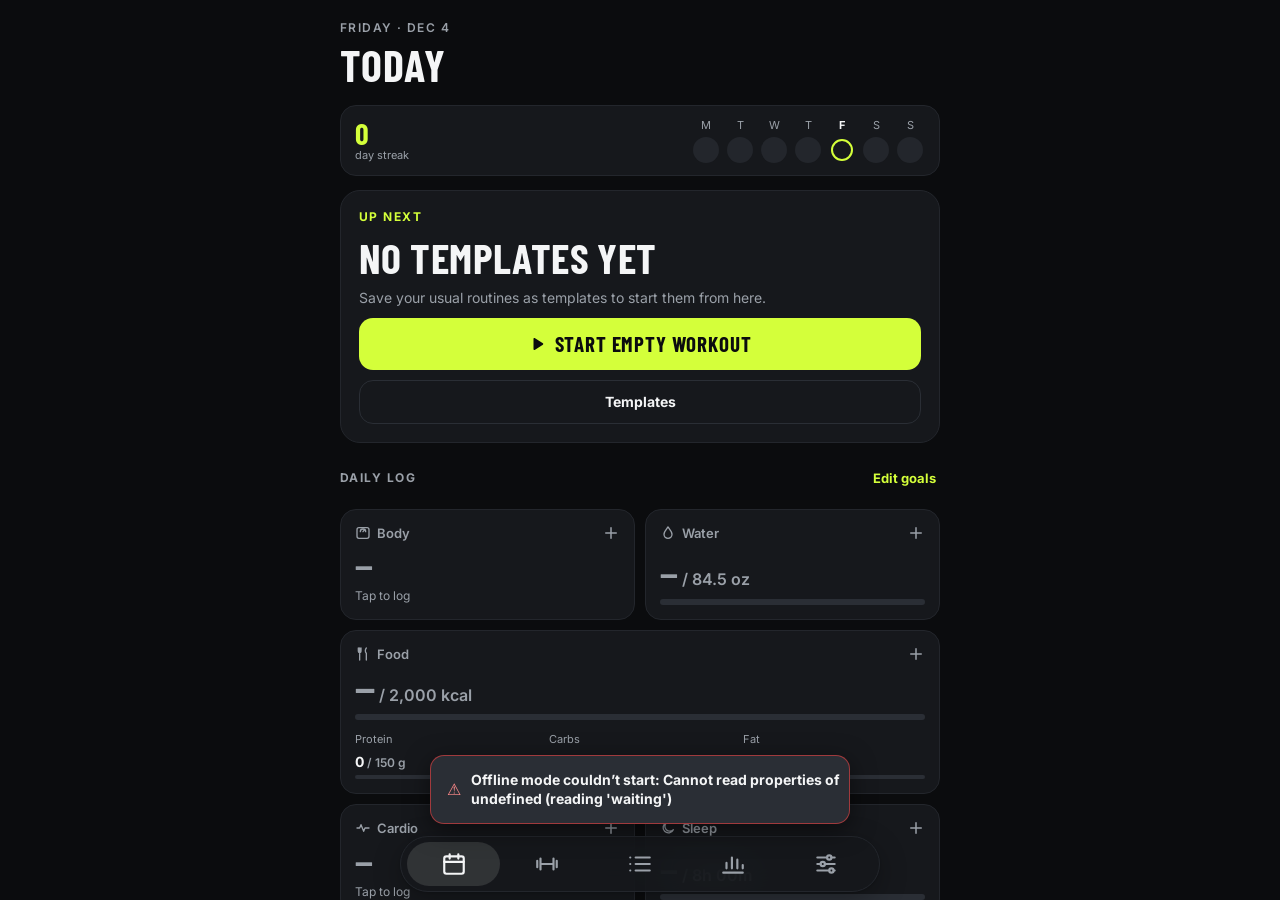
<file: index.html>
<!DOCTYPE html>
<html lang="en">
<head>
  <meta charset="UTF-8">
  <meta name="viewport" content="width=device-width, initial-scale=1, viewport-fit=cover">
  <meta name="theme-color" content="#0B0C0E">
  <meta name="color-scheme" content="dark light">
  <script>
    // Apply the saved theme before first paint (dark unless the person chose otherwise)
    try {
      var t = (JSON.parse(localStorage.getItem('healthlog.settings') || '{}').theme) || 'dark';
      if (t === 'auto') t = matchMedia('(prefers-color-scheme: light)').matches ? 'light' : 'dark';
      document.documentElement.dataset.theme = t;
    } catch (e) { document.documentElement.dataset.theme = 'dark'; }
  </script>
  <title>Health Log</title>
  <link rel="manifest" href="manifest.json">
  <link rel="icon" type="image/png" href="icons/icon-192.png">
  <link rel="apple-touch-icon" href="icons/apple-touch-icon.png">
  <meta name="apple-mobile-web-app-capable" content="yes">
  <meta name="mobile-web-app-capable" content="yes">
  <meta name="apple-mobile-web-app-status-bar-style" content="black-translucent">
  <meta name="apple-mobile-web-app-title" content="Health Log">
  <!-- Bump ?v= (and VERSION in sw.js) on every release so phones never mix cached old and new files -->
  <link rel="stylesheet" href="styles.css?v=19">
</head>
<body>

<div id="banners" aria-live="polite"></div>

<main id="main">
  <section id="view-today" class="view" aria-label="Today"></section>
  <section id="view-workout" class="view" aria-label="Workout" hidden></section>
  <section id="view-history" class="view" aria-label="History" hidden></section>
  <section id="view-insights" class="view" aria-label="Insights" hidden></section>
  <section id="view-more" class="view" aria-label="More" hidden></section>
</main>

<div id="rest-pill" class="rest-pill" hidden></div>

<nav class="tabbar" aria-label="Main">
  <button type="button" class="tab-btn" data-view="today" aria-label="Today" aria-current="page"><span class="tab-icon"></span></button>
  <button type="button" class="tab-btn" data-view="workout" aria-label="Workout"><span class="tab-icon"></span></button>
  <button type="button" class="tab-btn" data-view="history" aria-label="History"><span class="tab-icon"></span></button>
  <button type="button" class="tab-btn" data-view="insights" aria-label="Insights"><span class="tab-icon"></span></button>
  <button type="button" class="tab-btn" data-view="more" aria-label="More"><span class="tab-icon"></span></button>
</nav>

<div id="toast-root" aria-live="polite"></div>

<script src="js/util.js?v=19"></script>
<script src="js/units.js?v=19"></script>
<script src="js/schema.js?v=19"></script>
<script src="js/domain.js?v=19"></script>
<script src="js/session.js?v=19"></script>
<script src="js/backup.js?v=19"></script>
<script src="js/legacy.js?v=19"></script>
<script src="js/demo.js?v=19"></script>
<script src="js/export.js?v=19"></script>
<script src="js/db.js?v=19"></script>
<script src="js/repo.js?v=19"></script>
<script src="js/ui/toast.js?v=19"></script>
<script src="js/ui/sheet.js?v=19"></script>
<script src="js/ui/entry.js?v=19"></script>
<script src="js/ui/rest.js?v=19"></script>
<script src="js/ui/duration.js?v=19"></script>
<script src="js/ui/exercises.js?v=19"></script>
<script src="js/ui/workout.js?v=19"></script>
<script src="js/ui/charts.js?v=19"></script>
<script src="js/ui/history.js?v=19"></script>
<script src="js/ui/insights.js?v=19"></script>
<script src="js/ui/trackers.js?v=19"></script>
<script src="js/ui/data.js?v=19"></script>
<script src="js/ui/legacy-import.js?v=19"></script>
<script src="js/ui/claude-export.js?v=19"></script>
<script src="js/ui/today.js?v=19"></script>
<script src="js/ui/settings.js?v=19"></script>
<script src="js/app.js?v=19"></script>
</body>
</html>
</file>
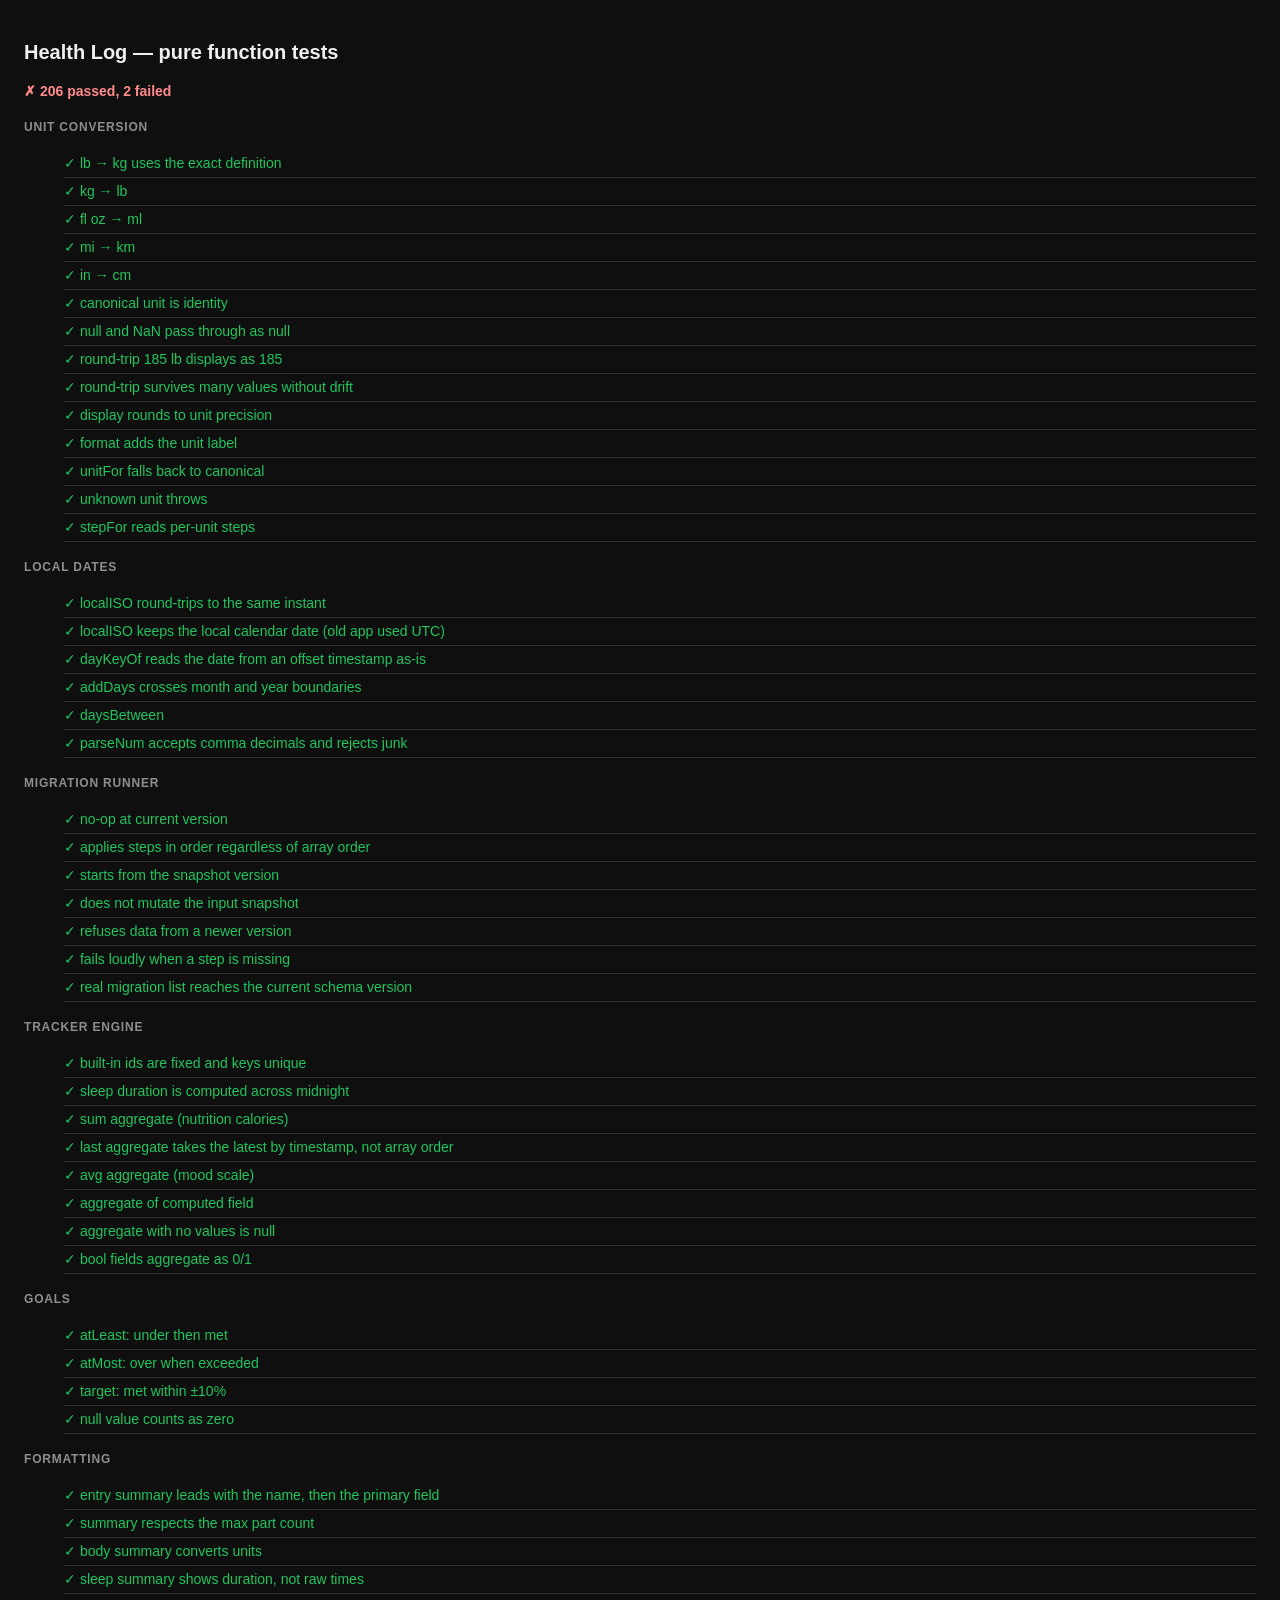
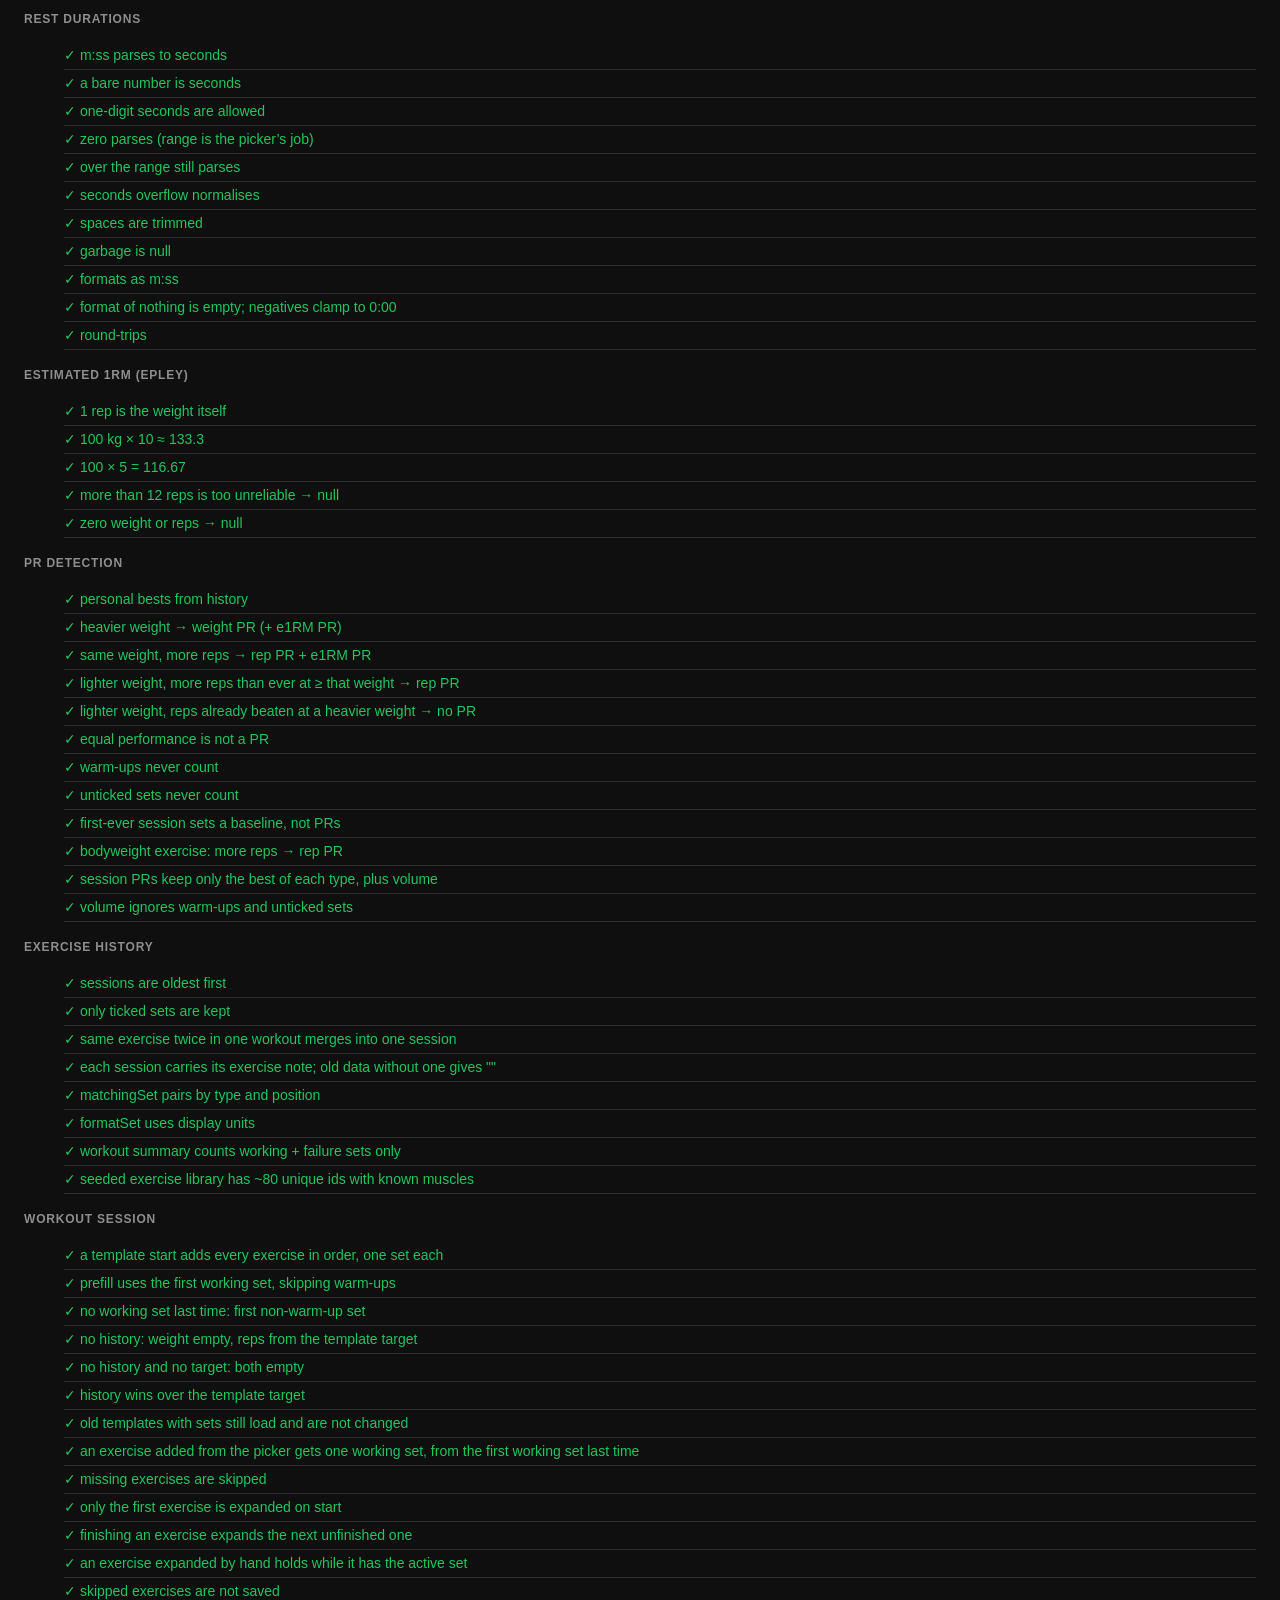
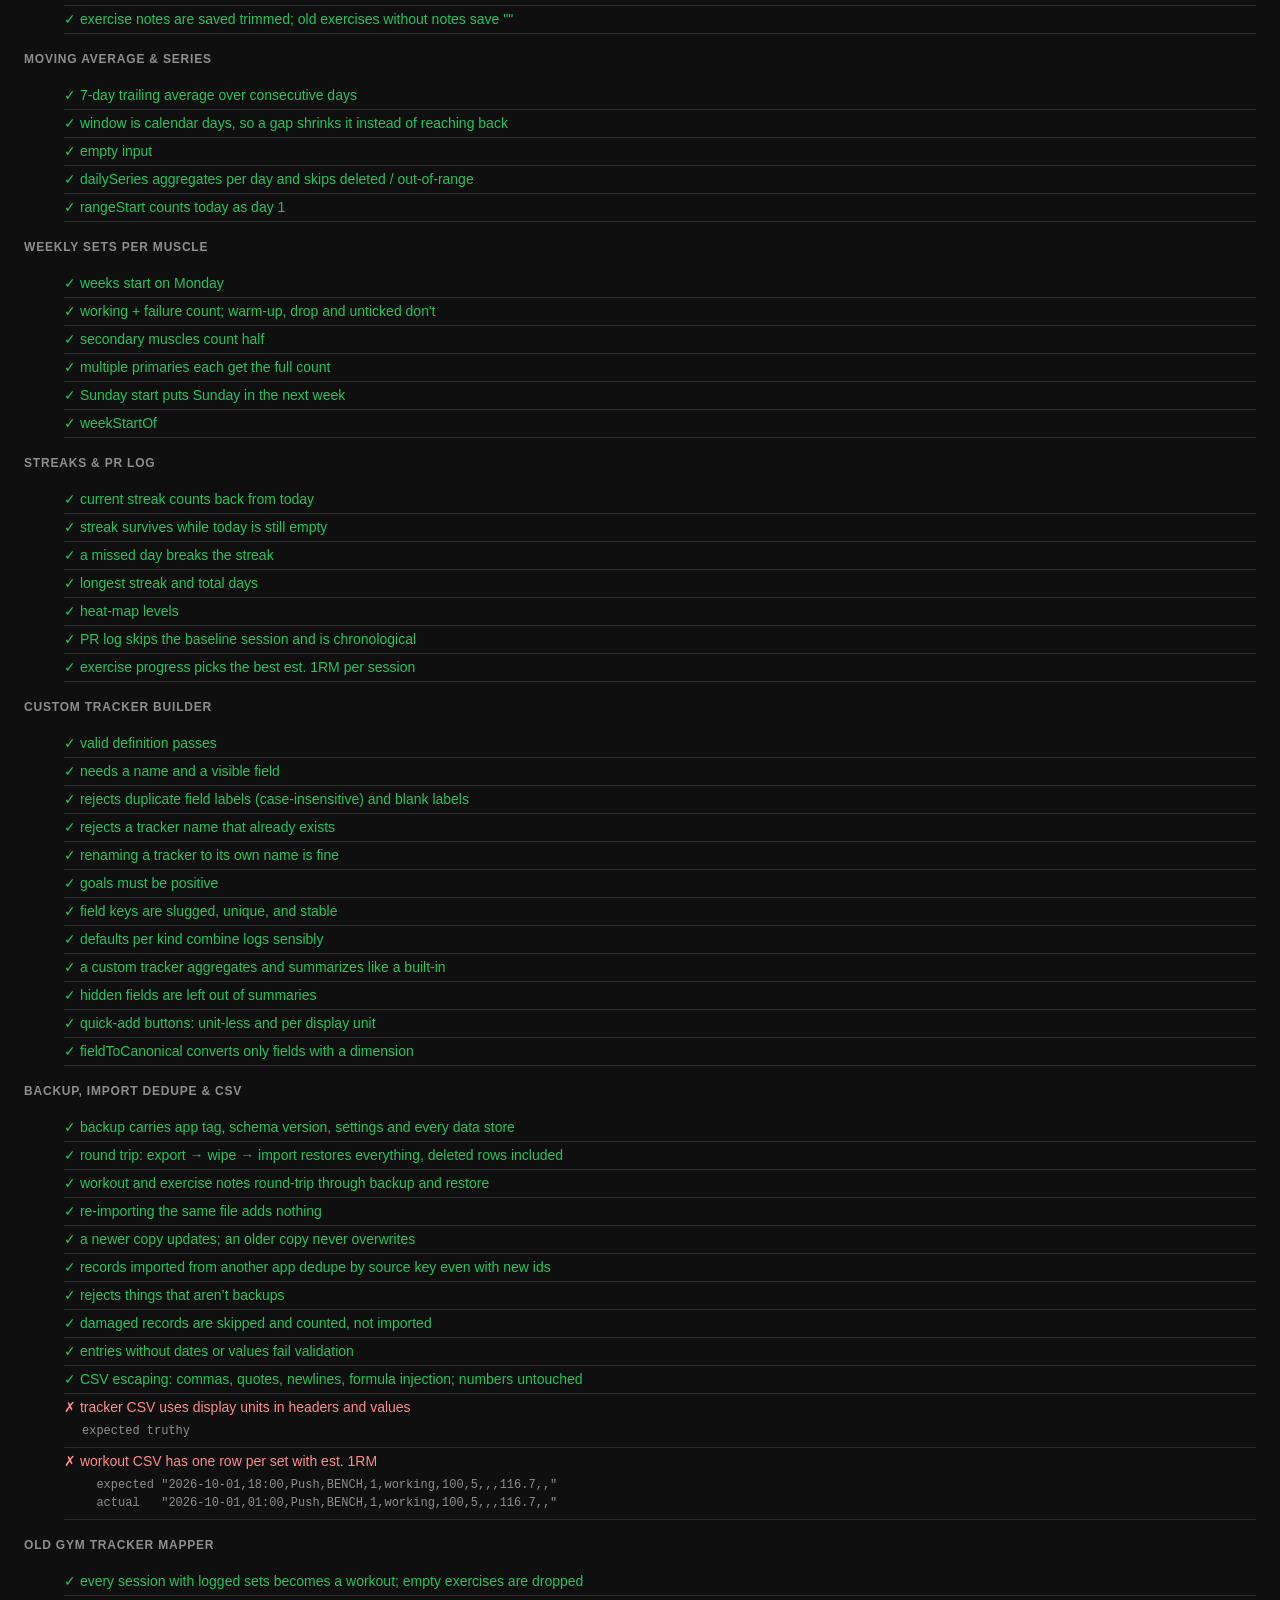
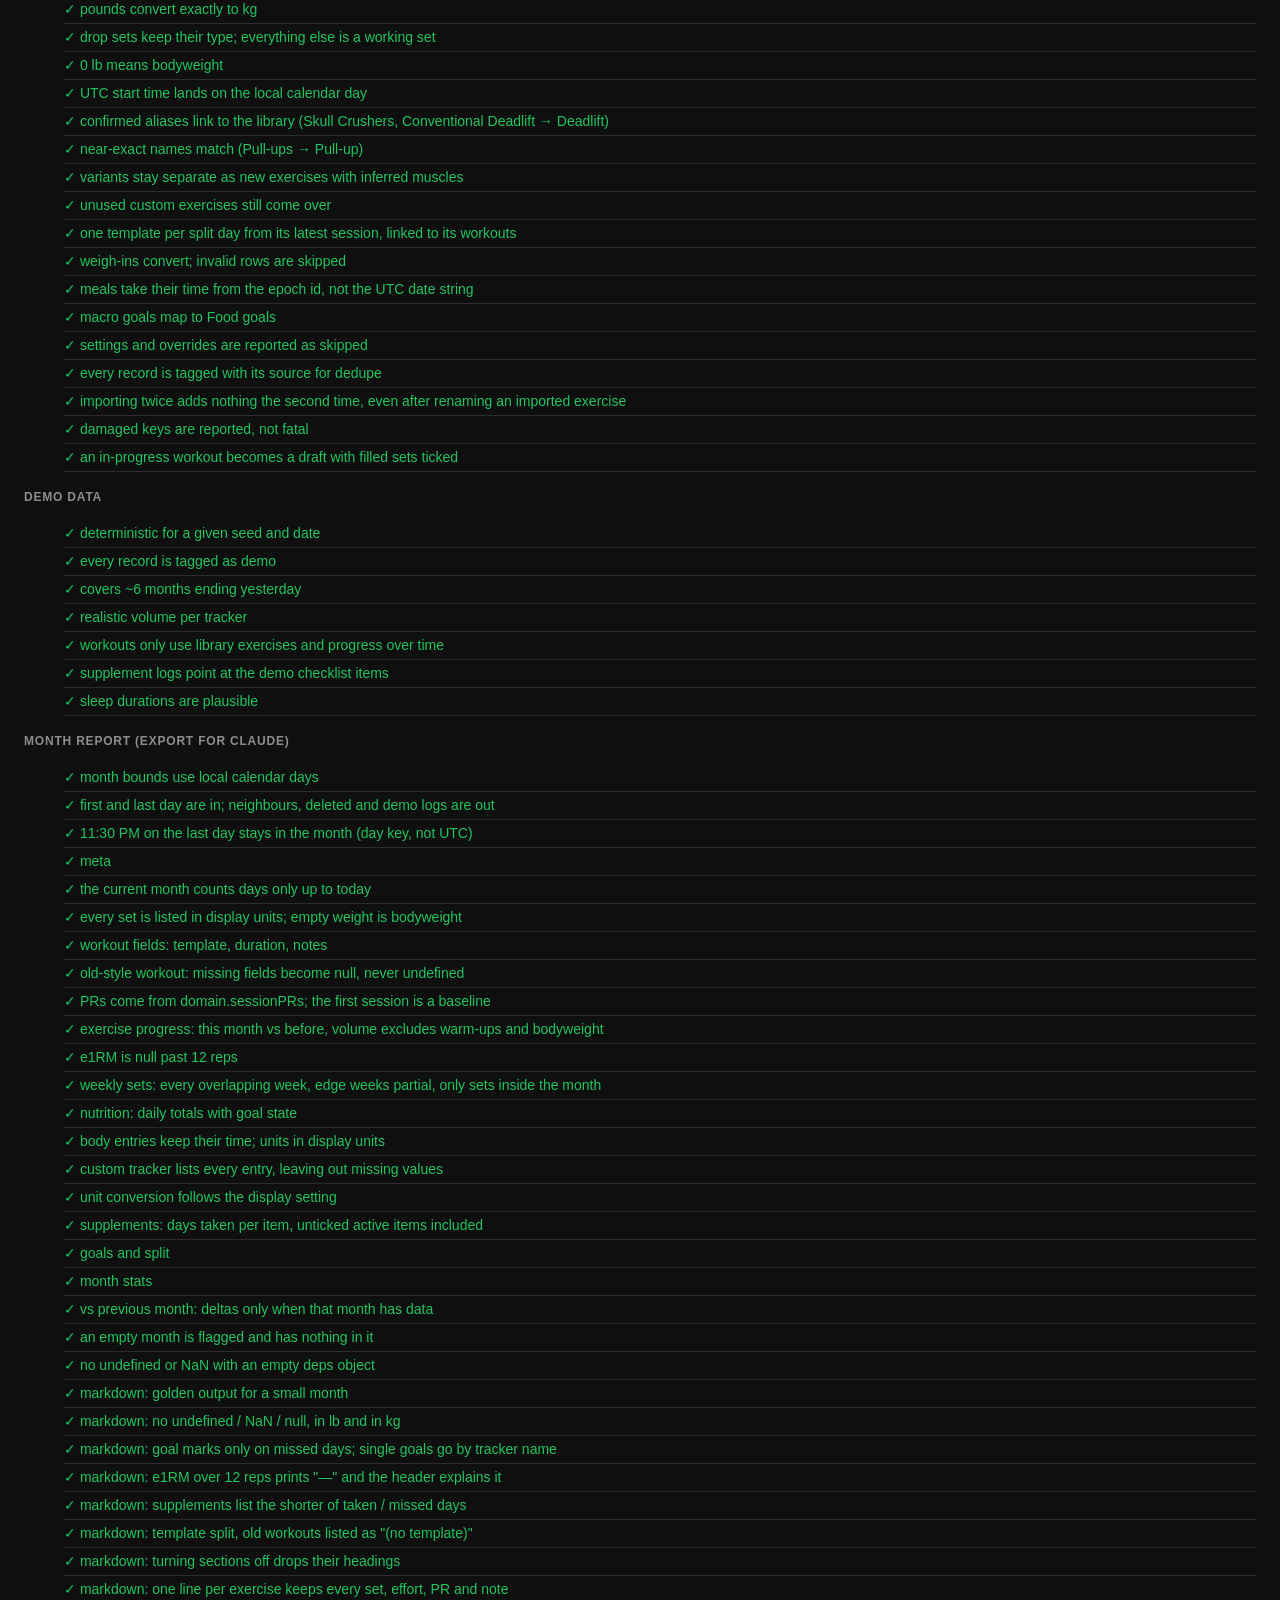
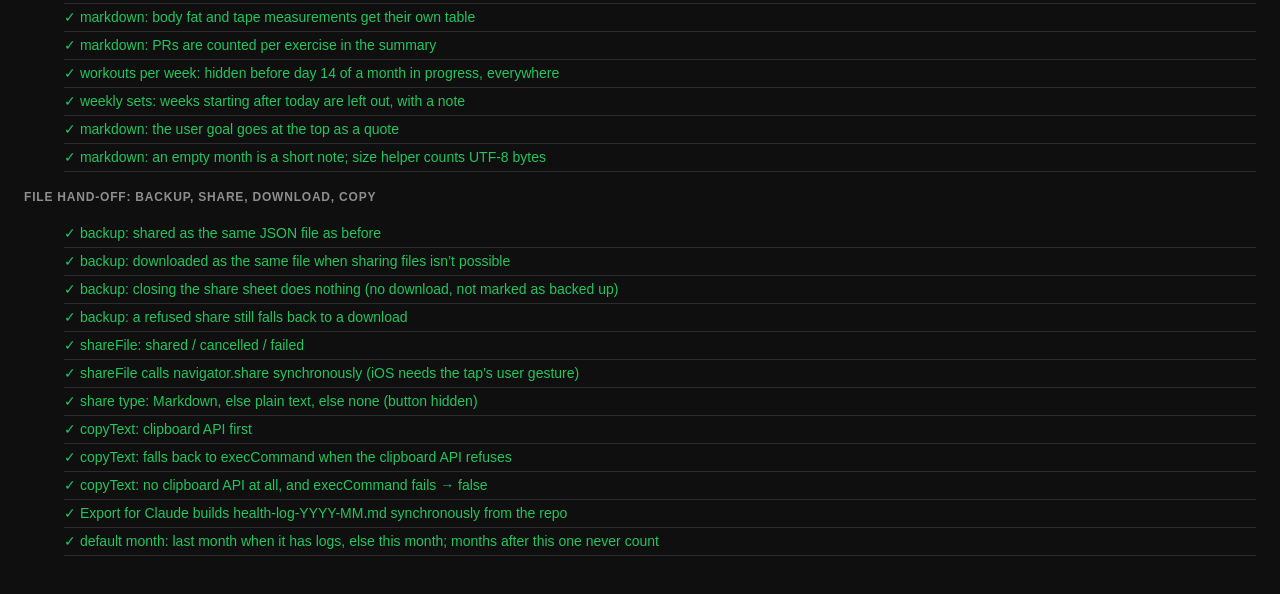
<file: tests.html>
<!DOCTYPE html>
<html lang="en">
<head>
  <meta charset="UTF-8">
  <meta name="viewport" content="width=device-width, initial-scale=1">
  <title>Health Log — tests</title>
  <style>
    body { background: #0f0f0f; color: #f1f0ee; font: 14px/1.5 -apple-system, 'Segoe UI', sans-serif; padding: 16px; }
    h1 { font-size: 20px; margin-bottom: 4px; }
    #summary { font-weight: 800; margin-bottom: 14px; }
    .pass { color: #22c55e; } .fail { color: #ff8a8a; }
    li { list-style: none; padding: 3px 0; border-bottom: 1px solid #2c2c2c; }
    pre { white-space: pre-wrap; color: #8e8e8e; font-size: 12px; margin: 4px 0 4px 18px; }
    h2 { font-size: 12px; text-transform: uppercase; letter-spacing: .8px; color: #8e8e8e; margin: 16px 0 6px; }
  </style>
</head>
<body>
  <h1>Health Log — pure function tests</h1>
  <p id="summary" role="status">Running…</p>
  <div id="results"></div>

  <script src="js/util.js"></script>
  <script src="js/units.js"></script>
  <script src="js/schema.js"></script>
  <script src="js/domain.js"></script>
  <script src="js/session.js"></script>
  <script src="js/backup.js"></script>
  <script src="js/legacy.js"></script>
  <script src="js/demo.js"></script>
  <script src="js/export.js"></script>
  <!-- data.js picks up HL.repo when it loads; tests.js fills in this stand-in (no IndexedDB here) -->
  <script>HL.repo = {}; HL.toast = () => {};</script>
  <script src="js/ui/data.js"></script>
  <script src="js/ui/claude-export.js"></script>
  <script src="tests/tests.js"></script>
</body>
</html>
</file>
<file: styles.css>
/* ════════════════════════════════════
   FONTS — self-hosted (offline-first, no third-party requests); SIL OFL, see fonts/OFL-*.txt
   ════════════════════════════════════ */
@font-face { font-family: 'Barlow Condensed'; font-style: normal; font-weight: 600; font-display: swap; src: url(fonts/barlow-condensed-600.woff2) format('woff2'); }
@font-face { font-family: 'Barlow Condensed'; font-style: normal; font-weight: 700; font-display: swap; src: url(fonts/barlow-condensed-700.woff2) format('woff2'); }
@font-face { font-family: 'Inter'; font-style: normal; font-weight: 400 700; font-display: swap; src: url(fonts/inter-latin-var.woff2) format('woff2'); }

/* ════════════════════════════════════
   TOKENS — "Iron": dark, condensed caps, one lime accent
   Fill colors (--accent, --warn…) paint marks and buttons; *-ink colors are for text,
   so the light theme can darken text without changing fills. "Done" and "goal met"
   use the accent; red is for over-goal and danger; --warn for warm-ups and below target.
   ════════════════════════════════════ */
*, *::before, *::after { box-sizing: border-box; margin: 0; padding: 0; }
:root {
  --bg: #0B0C0E; --surf: #16181C; --surf2: #1F2228; --surf3: #2A2E35; --border: #23262C;
  --border-strong: #2A2E35; --dash: #3A3F47;
  --text: #F4F5F6; --muted: #9AA0A8; --faint: #5A6069;
  --accent: #D4FF3A; --accent-d: rgba(212,255,58,.15); --on-accent: #0B0C0E; --accent-ink: #D4FF3A;
  --warn: #FBBF24; --drop: #C084FC;
  --red: #FF6B6B; --red-d: rgba(255,107,107,.12); --red-ink: #FF8A8A;
  --green: #22c55e; --blue: #60a5fa; --purple: #c084fc; --yellow: #fbbf24; --blue-ink: #60a5fa;
  --chart-1: #D4FF3A; --band: rgba(241,240,238,.1);
  --font-display: 'Barlow Condensed', system-ui, sans-serif;
  --font-body: Inter, system-ui, sans-serif;
  --tap: 44px; --gutter: 16px;
  --safe-b: env(safe-area-inset-bottom, 0px); --safe-t: env(safe-area-inset-top, 0px);
  /* Floating tab bar: the only place the bottom safe area is used outside sheets. 34pt inset → 15pt gap */
  --tabbar-h: 56px;
  --tabbar-gap: max(8px, calc(var(--safe-b) - 19px));
  --tabbar-space: calc(var(--tabbar-h) + var(--tabbar-gap) + 16px);   /* what a view keeps clear at the bottom */
  --glass: rgba(22,24,28,.85); --tab-active: rgba(244,245,246,.12);
  color-scheme: dark;
}
/* Light theme (opt-in from More → Display) */
:root[data-theme="light"] {
  --bg: #f5f4f1; --surf: #ffffff; --surf2: #efede9; --surf3: #e3e1dc; --border: #d9d6d0;
  --border-strong: #cfccc6; --dash: #c4c0b9;
  --text: #1a1917; --muted: #5c5a56; --faint: #8f8c86;
  --accent-d: rgba(77,107,0,.12); --accent-ink: #4D6B00;
  --warn: #a16207; --drop: #7e22ce;
  --red: #ef4444; --red-d: rgba(239,68,68,.1); --red-ink: #b91c1c; --blue-ink: #1d4ed8;
  --chart-1: #4D6B00; --band: rgba(26,25,23,.08);
  --glass: rgba(255,255,255,.85); --tab-active: rgba(26,25,23,.12);
  color-scheme: light;
}
html { -webkit-text-size-adjust: 100%; background: var(--bg); height: 100%; }
/* Installed iPhone app: iOS draws from the very top, under the black-translucent status bar, but sizes
   the viewport (100%, 100dvh, innerHeight) short by the status bar's height, leaving a strip at the
   bottom. 100vh / 100lvh are the full screen there, so the page uses them (body's top padding stays
   inside: border-box). Safari in the browser never matches, so its toolbar isn't affected. */
@media (display-mode: standalone) {
  html, body { height: 100vh; height: 100lvh; }
  html { overflow: hidden; }   /* the page is taller than the reported viewport: don't let it scroll */
}
/* The installed iPhone app's status bar text is always white, so keep a dark strip behind it */
:root[data-theme="light"] body::before { content: ''; position: fixed; top: 0; left: 0; right: 0; height: var(--safe-t); background: #1a1917; z-index: 500; }
body {
  background: var(--bg); color: var(--text);
  font-family: var(--font-body); font-size: 15px; line-height: 1.4;
  /* Fills html (not 100dvh, which comes out short in the installed app). It's also what the tab bar,
     rest pill, toasts and sheets are positioned in: position: fixed would follow the short viewport. */
  position: relative; height: 100%; display: flex; flex-direction: column; overflow: hidden;
  padding-top: var(--safe-t); -webkit-tap-highlight-color: transparent;
}
button, input, select, textarea { font: inherit; color: inherit; }
/* No double-tap zoom (fast steppers and ✓ taps), pinch-zoom kept. touch-action narrows down the tree,
   so set rows (pan-y, swipe to delete) and drag handles (none) still get their own. Zero specificity:
   any element that sets touch-action itself wins. */
:where(html, body, button, a, input, select, textarea, label, [role="button"]) { touch-action: manipulation; }
/* iOS zooms into any text field under 16px when it's focused */
input, select, textarea { font-size: max(16px, 1rem); }
button { cursor: pointer; background: none; border: none; }
:focus { outline: none; }
:focus-visible { outline: 2px solid var(--accent-ink); outline-offset: 2px; border-radius: 6px; }
.sr-only { position: absolute; width: 1px; height: 1px; overflow: hidden; clip: rect(0 0 0 0); white-space: nowrap; }
[hidden] { display: none !important; }

/* ════════════════════════════════════
   LAYOUT & NAV
   ════════════════════════════════════ */
main { flex: 1; min-height: 0; position: relative; }
.view { position: absolute; inset: 0; overflow-y: auto; overflow-x: hidden; padding: 20px var(--gutter) var(--tabbar-space); -webkit-overflow-scrolling: touch; }
/* The rest pill floats above the tab bar on other tabs: keep that clear too */
body:has(#rest-pill:not([hidden])):not(:has(#view-workout:not([hidden]))) .view { padding-bottom: calc(var(--tabbar-space) + 64px); }
.view::-webkit-scrollbar { display: none; }

/* Instagram-style floating pill: icons only, content scrolls behind it. It sits --tabbar-gap above the
   screen edge (just over the home indicator when installed, 8px above Safari's toolbar in the browser);
   views keep --tabbar-space clear. Hidden while typing (keyboard up). */
.tabbar {
  position: absolute; left: 20px; right: 20px; bottom: var(--tabbar-gap); z-index: 100; max-width: 480px; margin: 0 auto;
  height: var(--tabbar-h); border-radius: 28px; padding: 0 6px;
  display: grid; grid-template-columns: repeat(5, 1fr); align-items: center;
  background: var(--surf); border: 1px solid var(--border); box-shadow: 0 8px 28px rgba(0,0,0,.28), 0 1px 3px rgba(0,0,0,.18);
}
@supports ((-webkit-backdrop-filter: blur(1px)) or (backdrop-filter: blur(1px))) {
  .tabbar { background: var(--glass); -webkit-backdrop-filter: blur(20px) saturate(1.4); backdrop-filter: blur(20px) saturate(1.4); }
}
body.typing .tabbar, body.typing #rest-pill { display: none; }
.tab-btn {
  display: flex; align-items: center; justify-content: center; width: 100%; height: var(--tap); border-radius: 22px;
  color: var(--muted); transition: color .2s, background-color .2s;
}
.tab-btn[aria-current="page"] { color: var(--text); background: var(--tab-active); }
.tab-icon { display: flex; }

/* Inline SVG icons from util.icon() */
.ico { display: inline-block; flex-shrink: 0; vertical-align: middle; fill: none; stroke: currentColor; stroke-width: 2; stroke-linecap: round; stroke-linejoin: round; }

/* ════════════════════════════════════
   TYPOGRAPHY & SHARED PIECES
   ════════════════════════════════════ */
.page-head { display: flex; justify-content: space-between; align-items: flex-end; gap: 12px; margin-bottom: 18px; }
.page-kicker { font-size: 12px; font-weight: 600; letter-spacing: .12em; text-transform: uppercase; color: var(--muted); margin-bottom: 6px; }
.page-title { font-size: 44px; line-height: 1; }
/* Display type: condensed caps for titles, big numbers and the main buttons */
.page-title, .stat-val, .rest-time, .btn-primary, .btn-success {
  font-family: var(--font-display); font-weight: 700; text-transform: uppercase; letter-spacing: .02em;
}
.ico-emoji { display: inline-block; line-height: 1; }
.section-label { font-size: 12px; font-weight: 700; letter-spacing: .12em; text-transform: uppercase; color: var(--muted); }
.muted { color: var(--muted); }
.small { font-size: 13px; }
.section-gap { display: block; margin-bottom: 10px; }
.block-gap { margin-bottom: 18px; }
.row-gap { display: flex; gap: 8px; }
.grow { flex: 1; min-width: 0; }
fieldset { border: none; min-width: 0; }

.card { background: var(--surf); border: 1px solid var(--border); border-radius: 16px; padding: 16px; margin-bottom: 14px; }
.card-hdr { display: flex; justify-content: space-between; align-items: center; gap: 10px; margin-bottom: 12px; min-height: 28px; }

.empty-state { text-align: center; color: var(--muted); font-size: 14px; line-height: 1.6; padding: 28px 12px; }
.empty-state strong { display: block; color: var(--text); font-size: 15px; margin-bottom: 4px; }
.empty-state.compact { padding: 8px 0; }
.empty-icon { display: block; font-size: 36px; margin-bottom: 8px; }
.block-top { margin-top: 16px; }

/* ════════════════════════════════════
   BUTTONS
   ════════════════════════════════════ */
.btn {
  display: inline-flex; align-items: center; justify-content: center; gap: 8px;
  min-height: var(--tap); padding: 0 16px; border-radius: 14px; font-size: 15px; font-weight: 700;
  transition: opacity .15s, background .15s;
}
.btn:active { opacity: .85; }
.btn:disabled { opacity: .45; cursor: default; }
.btn-block { width: 100%; }
/* "Success" (finish, done) is the accent too — one action color */
.btn-primary, .btn-success { background: var(--accent); color: var(--on-accent); font-size: 21px; letter-spacing: .04em; min-height: 52px; }
.btn-ghost { background: transparent; border: 1px solid var(--border-strong); color: var(--text); font-size: 15px; font-weight: 700; }
.btn-ghost:active { background: var(--surf2); }
.btn-danger { background: rgba(255,107,107,.12); border: 1px solid rgba(255,107,107,.45); color: var(--red-ink); }
.btn-dashed { background: transparent; border: 1.5px dashed var(--dash); color: var(--accent-ink); font-size: 14px; font-weight: 700; }
.btn-dashed:active { background: var(--accent-d); border-color: var(--accent); }
.btn-sm { min-height: var(--tap); padding: 0 12px; font-size: 13px; font-weight: 700; border-radius: 12px; }
.btn-primary.btn-sm, .btn-success.btn-sm { min-height: var(--tap); font-size: 18px; }
.link-btn { color: var(--accent-ink); font-size: 13px; font-weight: 700; min-height: var(--tap); min-width: var(--tap); justify-content: center; padding: 0 4px; display: inline-flex; align-items: center; }
.icon-btn {
  width: var(--tap); height: var(--tap); flex-shrink: 0; border-radius: 12px;
  display: inline-flex; align-items: center; justify-content: center; font-size: 18px;
  background: var(--surf2); border: 1px solid var(--border); color: var(--text);
}
.icon-btn:active { background: var(--surf3); }

/* ════════════════════════════════════
   TODAY
   ════════════════════════════════════ */
/* Streak strip */
.streak { display: flex; align-items: center; justify-content: space-between; gap: 10px; padding: 12px 14px; }
.streak-num { display: flex; flex-direction: column; align-items: flex-start; min-width: 44px; }
.streak-val { font-family: var(--font-display); font-weight: 700; font-size: 30px; line-height: 1; color: var(--accent-ink); }
.streak-lbl { font-size: 11px; color: var(--muted); white-space: nowrap; }
.streak-week { list-style: none; display: flex; gap: 4px; }
.sd { display: flex; flex-direction: column; align-items: center; gap: 4px; width: 30px; }
.sd-l { font-size: 11px; color: var(--muted); }
.sd.is-now .sd-l { color: var(--text); font-weight: 700; }
.sd-c { width: 26px; height: 26px; border-radius: 50%; display: flex; align-items: center; justify-content: center; background: var(--border); }
.sd.is-done .sd-c { background: var(--accent); color: var(--on-accent); }
.sd.is-logged .sd-c, .sd.is-today .sd-c { width: 22px; height: 22px; margin: 2px; background: none; border: 2px solid var(--dash); }
.sd.is-today .sd-c { border-color: var(--accent-ink); }
.sd.is-logged i { width: 6px; height: 6px; border-radius: 50%; background: var(--muted); }

/* Up next */
.upnext { border-radius: 20px; padding: 18px; display: flex; flex-direction: column; gap: 10px; }
.upnext-top { display: flex; justify-content: space-between; align-items: baseline; gap: 10px; }
.upnext-lbl { font-size: 12px; font-weight: 700; letter-spacing: .12em; text-transform: uppercase; color: var(--accent-ink); }
.upnext-when { font-size: 12px; color: var(--muted); }
.upnext-title { font-family: var(--font-display); font-weight: 700; font-size: 42px; line-height: 1; text-transform: uppercase; letter-spacing: .01em; }
.upnext-sub { font-size: 14px; color: var(--muted); }
.upnext-alt { display: grid; grid-template-columns: repeat(auto-fit, minmax(0, 1fr)); gap: 10px; }
.upnext-alt .btn { min-height: var(--tap); min-width: 0; padding: 0 10px; font-size: 14px; }
.upnext-alt .btn span { white-space: nowrap; overflow: hidden; text-overflow: ellipsis; }

/* Daily log */
.sec-hdr { display: flex; justify-content: space-between; align-items: center; gap: 10px; margin: 6px 0 8px; }
.tile-grid { display: grid; grid-template-columns: 1fr 1fr; gap: 10px; margin-bottom: 14px; }
.tile {
  display: flex; flex-direction: column; gap: 8px; min-height: 108px; padding: 14px; text-align: left;
  background: var(--surf); border: 1px solid var(--border); border-radius: 16px; transition: background .15s;
}
.tile:active { background: var(--surf2); }
.tile-wide { grid-column: 1 / -1; }
.tile-top { display: flex; justify-content: space-between; align-items: center; gap: 8px; width: 100%; }
.tile-name { display: flex; align-items: center; gap: 6px; min-width: 0; font-size: 13px; font-weight: 600; color: var(--muted); }
.tile-name span { white-space: nowrap; overflow: hidden; text-overflow: ellipsis; }
.tile-add { color: var(--muted); display: flex; }
.tile-big { display: flex; align-items: baseline; flex-wrap: wrap; gap: 0 4px; margin-top: auto; }
.tile-num { font-family: var(--font-display); font-weight: 700; line-height: 1; color: var(--text); }
.tile-num-xl { font-size: 34px; } .tile-num-l { font-size: 30px; }
.tile-big.is-empty .tile-num { color: var(--muted); }
.tile-unit { font-size: 16px; font-weight: 600; color: var(--muted); }
.tile-sub { font-size: 12px; color: var(--muted); }
.tile-sub.is-delta { color: var(--accent-ink); }
.tbar { display: block; width: 100%; height: 6px; border-radius: 3px; background: var(--surf3); overflow: hidden; }
.tbar.thin { height: 4px; }
.tbar-fill { display: block; height: 100%; border-radius: 3px; background: var(--accent); transition: width .3s; }
.tbar-fill.over { background: var(--red); }
.tile-minis { display: grid; grid-template-columns: repeat(3, minmax(0, 1fr)); gap: 12px; width: 100%; margin-top: 4px; }
.mini { display: flex; flex-direction: column; gap: 4px; min-width: 0; }
.mini-lbl { font-size: 11px; color: var(--muted); }
.mini-val { font-size: 14px; font-weight: 700; white-space: nowrap; }
.mini-val .tile-unit { font-size: 12px; }
.tile-new { align-items: center; justify-content: center; flex-direction: row; gap: 8px; min-height: 64px; background: transparent; border: 1.5px dashed var(--dash); color: var(--accent-ink); font-size: 14px; font-weight: 700; }

/* Quick-add chips */
.quick-rows { display: flex; flex-direction: column; gap: 8px; margin-bottom: 14px; }
.quick-row { display: flex; align-items: center; gap: 10px; }
.quick-lbl { width: 56px; flex-shrink: 0; font-size: 12px; font-weight: 600; color: var(--muted); }
.chip-row { display: flex; gap: 8px; flex-wrap: wrap; }
.add-chip {
  min-height: var(--tap); min-width: var(--tap); padding: 0 14px; border-radius: 22px; background: var(--surf); border: 1px solid var(--border-strong);
  color: var(--text); font-size: 14px; font-weight: 700;
}
.add-chip:active { background: var(--surf2); }

/* List cards: supplements, logged today */
.list-card { padding: 4px 16px 6px; }
.list-hdr { min-height: 48px; margin-bottom: 0; }
.check-list { list-style: none; }
.check-row { display: flex; align-items: center; gap: 12px; min-height: 52px; border-top: 1px solid var(--border); }
.check-btn { display: flex; align-items: center; gap: 12px; flex: 1; min-width: 0; min-height: 52px; text-align: left; }
.check-box {
  width: 26px; height: 26px; border-radius: 8px; flex-shrink: 0; display: flex; align-items: center; justify-content: center;
  color: var(--on-accent); transition: background .15s;
}
.check-btn[aria-pressed="false"] .check-box { width: 22px; height: 22px; margin: 2px; border: 2px solid var(--faint); border-radius: 7px; }
.check-btn[aria-pressed="true"] .check-box { background: var(--accent); }
.check-text { min-width: 0; }
.check-name { display: block; font-size: 15px; font-weight: 600; }
.check-sub { font-size: 12px; color: var(--muted); }
.check-btn[aria-pressed="true"] .check-sub { color: var(--accent-ink); }

.log-list { list-style: none; }
.log-row { display: flex; align-items: center; gap: 12px; min-height: 56px; border-top: 1px solid var(--border); width: 100%; text-align: left; }
.log-list li:first-child .log-row { border-top: none; }
.list-card .log-list li:first-child .log-row { border-top: 1px solid var(--border); }
.icon-sq { width: 34px; height: 34px; border-radius: 10px; flex-shrink: 0; display: flex; align-items: center; justify-content: center; background: var(--border); color: var(--accent-ink); }
.log-main { flex: 1; min-width: 0; }
.log-name { display: block; font-size: 14px; font-weight: 700; }
.log-sum { display: block; font-size: 12px; color: var(--muted); white-space: nowrap; overflow: hidden; text-overflow: ellipsis; }
.log-note { display: block; font-size: 12px; color: var(--text); font-style: italic; white-space: nowrap; overflow: hidden; text-overflow: ellipsis; margin-top: 2px; }
.log-time { font-size: 12px; color: var(--muted); flex-shrink: 0; }

/* ════════════════════════════════════
   FORMS
   ════════════════════════════════════ */
.field { margin-bottom: 16px; }
.field-label { display: block; font-size: 11px; font-weight: 700; letter-spacing: .6px; text-transform: uppercase; color: var(--muted); margin-bottom: 7px; }
.field-hint { font-size: 12px; color: var(--muted); margin-top: 6px; }
.input {
  width: 100%; min-height: var(--tap); background: var(--bg); border: 1px solid var(--border-strong); border-radius: 11px;
  padding: 10px 14px; font-size: 16px; color: var(--text); transition: border-color .15s;
}
.input:focus { border-color: var(--accent); }
.input::placeholder { color: var(--faint); }
textarea.input { min-height: 80px; resize: vertical; }
select.input { appearance: none; }
input[type="time"].input, input[type="datetime-local"].input { color-scheme: dark; }
:root[data-theme="light"] input[type="time"].input, :root[data-theme="light"] input[type="datetime-local"].input { color-scheme: light; }

.stepper { display: flex; align-items: stretch; gap: 8px; }
.stepper-btn {
  width: 52px; min-height: 52px; flex-shrink: 0; border-radius: 12px; background: var(--surf2); border: 1px solid var(--border);
  font-size: 24px; font-weight: 700; color: var(--text); display: flex; align-items: center; justify-content: center;
}
.stepper-btn:active { background: var(--surf3); }
.stepper-wrap { flex: 1; position: relative; min-width: 0; }
.stepper-input {
  width: 100%; height: 100%; min-height: 52px; background: var(--bg); border: 1px solid var(--border-strong); border-radius: 12px;
  text-align: center; font-size: 22px; font-weight: 800; padding: 0 44px 0 12px; -moz-appearance: textfield;
}
.stepper-input:focus { border-color: var(--accent); }
.stepper-input::-webkit-outer-spin-button, .stepper-input::-webkit-inner-spin-button { -webkit-appearance: none; }
.stepper-input.stepper-sm { font-size: 18px; min-height: var(--tap); }
/* The tracker's lead number in the log sheet */
.stepper-main .stepper-btn { width: 64px; min-height: 64px; font-size: 28px; }
.stepper-main .stepper-input { min-height: 64px; font-family: var(--font-display); font-size: 40px; font-weight: 700; border-color: var(--accent-ink); }
.goal-dir { width: 128px; flex-shrink: 0; }
.stepper-unit { position: absolute; right: 12px; top: 50%; transform: translateY(-50%); font-size: 13px; font-weight: 700; color: var(--muted); pointer-events: none; }

.seg { display: flex; gap: 6px; border: none; }
.seg label { flex: 1; position: relative; }
.seg input { position: absolute; opacity: 0; inset: 0; width: 100%; height: 100%; margin: 0; cursor: pointer; }
.seg span {
  display: flex; align-items: center; justify-content: center; min-height: var(--tap); border-radius: 10px;
  background: var(--surf2); border: 1.5px solid var(--border); font-size: 15px; font-weight: 800; color: var(--muted); transition: all .15s;
}
.seg input:checked + span { background: var(--accent-d); border-color: var(--accent); color: var(--text); }
.seg input:focus-visible + span { outline: 2px solid var(--accent); outline-offset: 2px; }
.seg-ends { display: flex; justify-content: space-between; font-size: 11px; color: var(--muted); margin-top: 5px; }

.chips { display: flex; flex-wrap: wrap; gap: 8px; margin-top: 8px; }
.chip {
  min-height: var(--tap); min-width: var(--tap); padding: 0 12px; border-radius: 99px; background: var(--surf2); border: 1px solid var(--border);
  font-size: 13px; font-weight: 700; color: var(--text);
}
.chip:active, .chip[aria-pressed="true"] { border-color: var(--accent); background: var(--accent-d); }

details.fold { border: 1px solid var(--border-strong); border-radius: 14px; margin-bottom: 16px; }
details.fold > summary {
  list-style: none; min-height: 48px; padding: 0 14px; display: flex; align-items: center; justify-content: space-between;
  font-size: 14px; font-weight: 600; color: var(--text); cursor: pointer;
}
details.fold > summary::-webkit-details-marker { display: none; }
details.fold > summary::after { content: '▾'; color: var(--muted); transition: transform .2s; }
details.fold[open] > summary::after { transform: rotate(180deg); }
details.fold > .fold-body { padding: 4px 14px 2px; }
.computed-val { font-size: 22px; font-weight: 800; }
.check-inline { display: flex; align-items: center; gap: 10px; min-height: var(--tap); font-size: 14px; }
.check-inline input { width: 22px; height: 22px; accent-color: var(--accent); }
.when-row { display: flex; align-items: center; justify-content: space-between; gap: 10px; }
.when-row .input { max-width: 230px; }

/* ════════════════════════════════════
   SHEET
   ════════════════════════════════════ */
.sheet-backdrop { position: absolute; inset: 0; background: rgba(0,0,0,.75); z-index: 200; display: flex; align-items: flex-end; animation: fade-in .18s ease-out; }
.sheet {
  width: 100%; max-height: 92dvh; display: flex; flex-direction: column; background: var(--bg);
  border-top: 1px solid var(--border); border-radius: 22px 22px 0 0; animation: slide-up .22s ease-out;
  max-width: 600px; margin: 0 auto;
}
.sheet-handle { width: 100%; height: 22px; display: flex; align-items: center; justify-content: center; touch-action: none; cursor: grab; flex-shrink: 0; }
.sheet-handle::before { content: ''; width: 40px; height: 5px; border-radius: 3px; background: var(--surf3); }
.sheet-hdr { display: flex; align-items: center; gap: 12px; padding: 0 16px 12px; border-bottom: 1px solid var(--border); flex-shrink: 0; }
.sheet-ico {
  width: 36px; height: 36px; border-radius: 10px; flex-shrink: 0; display: flex; align-items: center; justify-content: center;
  background: var(--surf2); color: var(--accent-ink);
}
.sheet-title {
  flex: 1; min-width: 0; overflow-wrap: anywhere; font-family: var(--font-display); font-size: 30px; font-weight: 700;
  line-height: 1; letter-spacing: .02em; text-transform: uppercase;
}
.sheet-form { display: flex; flex-direction: column; flex: 1; min-height: 0; }
.sheet-body { flex: 1; overflow-y: auto; overscroll-behavior: contain; padding: 16px; }
.sheet-ftr { display: flex; gap: 10px; padding: 12px 16px calc(12px + var(--safe-b)); border-top: 1px solid var(--border); flex-shrink: 0; }
.sheet-ftr .btn { flex: 1; min-height: 52px; }
.sheet-ftr .btn-ghost { flex: 0 1 auto; min-width: 112px; }
@keyframes slide-up { from { transform: translateY(100%); } to { transform: none; } }
@keyframes fade-in { from { opacity: 0; } to { opacity: 1; } }

/* ════════════════════════════════════
   TOAST & BANNERS
   ════════════════════════════════════ */
#toast-root {
  position: absolute; left: 50%; transform: translateX(-50%); z-index: 300;
  bottom: calc(var(--tabbar-h) + var(--tabbar-gap) + 12px); width: calc(100% - 32px); max-width: 420px; pointer-events: none;
}
.toast {
  display: flex; align-items: center; gap: 10px; padding: 8px 8px 8px 16px; min-height: 48px; border-radius: 14px;
  background: var(--surf3); border: 1px solid var(--border); box-shadow: 0 6px 24px rgba(0,0,0,.5);
  font-size: 14px; font-weight: 700; pointer-events: auto; animation: toast-in .2s ease-out;
}
.toast-icon { flex-shrink: 0; font-size: 16px; }
.toast.ok .toast-icon { color: var(--accent-ink); }
.toast.error { border-color: rgba(239,68,68,.6); }
.toast.error .toast-icon { color: var(--red-ink); }
.toast-msg { flex: 1; min-width: 0; padding: 6px 0; }
.toast-action { min-height: var(--tap); padding: 0 14px; border-radius: 10px; color: var(--accent-ink); font-weight: 800; background: var(--surf2); }
@keyframes toast-in { from { opacity: 0; transform: translateY(8px); } to { opacity: 1; transform: none; } }

#banners:empty { display: none; }
.banner {
  display: flex; align-items: center; gap: 10px; padding: 8px 8px 8px 16px; min-height: 48px;
  background: var(--surf2); border-bottom: 1px solid var(--border); font-size: 13px; font-weight: 600;
}
.banner-msg { flex: 1; }
.banner.error { background: var(--red-d); border-bottom-color: rgba(239,68,68,.5); }


/* ════════════════════════════════════
   WORKOUT
   ════════════════════════════════════ */
.tpl-main:active { background: var(--surf2); }
.icon-sq-lg { width: 40px; height: 40px; border-radius: 12px; }
.tpl-sub { display: block; font-size: 12px; color: var(--muted); margin-top: 2px; }
.tpl-card { display: flex; align-items: center; gap: 8px; background: var(--surf); border: 1px solid var(--border); border-radius: 16px; padding: 8px 8px 8px 14px; margin-bottom: 10px; }
.tpl-card.is-next { border-color: var(--accent-ink); }
.tpl-main { flex: 1; min-width: 0; min-height: 60px; padding: 6px 0; border-radius: 8px; display: flex; flex-direction: column; justify-content: center; text-align: left; }
.tpl-top { display: flex; align-items: center; gap: 8px; min-width: 0; }
.tpl-dot { width: 10px; height: 10px; border-radius: 3px; flex-shrink: 0; background: var(--tc); }
.tpl-name { font-family: var(--font-display); font-size: 24px; font-weight: 700; line-height: 1.05; text-transform: uppercase; letter-spacing: .02em; white-space: nowrap; overflow: hidden; text-overflow: ellipsis; min-width: 0; }
.tpl-pill { flex-shrink: 0; padding: 3px 8px; border-radius: 22px; background: var(--accent); color: var(--on-accent); font-size: 11px; font-weight: 700; letter-spacing: .08em; text-transform: uppercase; }
.tpl-sub { white-space: nowrap; overflow: hidden; text-overflow: ellipsis; }
/* Template colours ('orange' is the stored id of the accent) */
.c-orange { --tc: var(--accent); } .c-green { --tc: var(--green); } .c-blue { --tc: var(--blue); }
.c-purple { --tc: var(--purple); } .c-yellow { --tc: var(--yellow); }

/* Active workout: header, progress */
/* Sticky: pulled up over the view's 20px top padding and out to its edges so content scrolls under a solid
   strip. Sticky offsets count from inside that padding, hence top: -20px = flush with the view's top edge.
   The view starts below the status bar (body has the safe-area padding), so it never slides under it. */
.wo-head {
  position: sticky; top: -20px; z-index: 20; display: flex; align-items: center; justify-content: space-between; gap: 10px;
  margin: -20px calc(-1 * var(--gutter)) 14px; padding: 10px var(--gutter); background: var(--bg);
}
.wo-head .icon-btn { background: transparent; }
.wo-title { flex: 1; min-width: 0; min-height: var(--tap); display: flex; flex-direction: column; align-items: center; justify-content: center; text-align: center; border-radius: 12px; }
.wo-name { display: inline-flex; align-items: center; justify-content: center; gap: 6px; max-width: 100%; min-height: 32px; font-size: 16px; font-weight: 700; color: var(--text); }
.wo-name > span { white-space: nowrap; overflow: hidden; text-overflow: ellipsis; }
.wo-name .ico { color: var(--muted); flex-shrink: 0; }
.wo-name-in {
  width: 100%; height: 32px; padding: 0 10px; border-radius: 8px; background: var(--bg); border: 1.5px solid var(--accent-ink);
  font-size: max(16px, 1rem); font-weight: 700; text-align: center; color: var(--text);
}
.wo-name-in:focus-visible { outline: none; }   /* the accent border is the focus mark */
.wo-sub { font-size: 12px; font-weight: 600; letter-spacing: .12em; text-transform: uppercase; color: var(--muted); white-space: nowrap; overflow: hidden; text-overflow: ellipsis; max-width: 100%; }
/* Anything scrolled into view clears the sticky header */
#view-workout .wo-ex, #view-workout .set-row { scroll-margin-top: 96px; }
.wo-timer { font-family: var(--font-display); font-weight: 700; font-size: 30px; line-height: 1.05; font-variant-numeric: tabular-nums; text-transform: uppercase; max-width: 100%; white-space: nowrap; overflow: hidden; text-overflow: ellipsis; }
.btn.wo-finish { min-height: var(--tap); padding: 0 16px; font-size: 19px; }
.wo-progress { margin-bottom: 14px; }
.wo-progress-txt { display: flex; justify-content: space-between; gap: 10px; font-size: 12px; color: var(--muted); margin-bottom: 6px; }
.wo-pbar { height: 4px; border-radius: 2px; background: var(--border); overflow: hidden; }
.wo-pbar span { display: block; height: 100%; background: var(--accent); border-radius: 2px; transition: width .3s; }

/* Exercise list: done rows, focused card, up-next rows */
.wo-list { display: flex; flex-direction: column; gap: 10px; margin-bottom: 14px; }
.wo-group-lbl { margin: 4px 0 -2px; }
.wo-row { background: var(--surf); border: 1px solid var(--border); border-radius: 14px; }
.wo-row-btn { display: flex; align-items: center; gap: 12px; width: 100%; min-height: 56px; padding: 6px 14px; text-align: left; border-radius: 14px; }
.wo-row-btn:active { background: var(--surf2); }
.wo-row-check { width: 26px; height: 26px; border-radius: 50%; flex-shrink: 0; display: flex; align-items: center; justify-content: center; background: var(--accent); color: var(--on-accent); }
.wo-row-name { display: block; font-size: 15px; font-weight: 600; }
.wo-row-sub { display: block; font-size: 12px; color: var(--muted); }
.pr-pill { flex-shrink: 0; padding: 2px 8px; border-radius: 22px; background: var(--accent); color: var(--on-accent); font-size: 11px; font-weight: 700; }
.wo-focus { background: var(--surf); border: 1px solid var(--border); border-radius: 20px; padding: 14px; display: flex; flex-direction: column; gap: 10px; }
.wo-ex-hdr { display: flex; align-items: center; gap: 8px; }
.drag-handle { width: 28px; min-height: var(--tap); display: flex; align-items: center; justify-content: center; color: var(--faint); touch-action: none; cursor: grab; flex-shrink: 0; margin-left: -6px; }
.wo-ex-name { font-family: var(--font-display); font-weight: 700; font-size: 30px; line-height: 1; text-transform: uppercase; }
.wo-ex-name-btn { font: inherit; text-transform: inherit; text-align: left; min-height: var(--tap); border-radius: 8px; }
.wo-ex-sub { font-size: 13px; color: var(--muted); margin-top: 2px; }
.wo-focus .icon-btn { background: transparent; }
.wo-last { display: flex; align-items: center; justify-content: space-between; gap: 8px; font-size: 12px; color: var(--muted); background: var(--surf2); border-radius: 8px; padding: 8px 10px; }
.wo-last-btn { position: relative; min-height: 32px; margin: -6px -4px; flex-shrink: 0; }
.wo-last-btn::after { content: ''; position: absolute; inset: -6px 0; }   /* 44px to tap without a taller strip */
.wo-last-note { font-size: 13px; color: var(--text); white-space: pre-wrap; border-left: 2px solid var(--border-strong); padding: 0 0 0 10px; margin-top: -4px; }

/* Notes (each exercise, and the workout): one 44px row collapsed, an auto-growing textarea open */
.wo-note { display: flex; align-items: center; gap: 8px; width: 100%; min-height: var(--tap); padding: 0 2px; text-align: left; font-size: 14px; color: var(--muted); border-radius: 8px; }
.wo-note > span { min-width: 0; white-space: nowrap; overflow: hidden; text-overflow: ellipsis; }
.wo-note .ico { flex-shrink: 0; color: var(--muted); }
.wo-note.has-note { color: var(--text); }
.wo-note.full { align-items: flex-start; padding-top: 12px; padding-bottom: 12px; }
.wo-note.full > span { white-space: pre-wrap; overflow: visible; }
.wo-note-edit { display: flex; flex-direction: column; }
.wo-note-in {
  width: 100%; min-height: 64px; resize: none; overflow: hidden; padding: 10px 12px; border-radius: 10px;
  background: var(--bg); border: 1px solid var(--border-strong); font-size: max(16px, 1rem); line-height: 1.4; color: var(--text);
}
.wo-note-in:focus { border-color: var(--accent-ink); }
.wo-note-in::placeholder { color: var(--faint); }
.wo-note-done { align-self: flex-end; }
.wo-session-note { background: var(--surf); border: 1px solid var(--border); border-radius: 14px; padding: 0 12px; }
.wo-session-note .wo-note-edit { padding: 12px 0 0; }
.wo-row-note { flex-shrink: 0; display: flex; color: var(--muted); }
.wo-discard { text-align: center; margin-top: 10px; }
.wo-discard .link-btn { color: var(--red-ink); }
.wo-add-ex { min-height: 48px; }
.wo-list.reordering .wo-group-lbl, .wo-list.reordering .wo-session-note { display: none; }
.wo-list.reordering .wo-focus > :not(.wo-ex-hdr) { display: none; }
.wo-list.reordering .wo-focus { padding: 6px 14px; border-radius: 14px; }
.wo-list.reordering .wo-ex-name { font-size: 20px; }
.wo-ex.dragging { border-color: var(--accent); box-shadow: 0 6px 24px rgba(0,0,0,.6); }

/* Set table: same grid for header and rows */
.set-head, .set-swipe { display: grid; grid-template-columns: 40px minmax(0, 1fr) 64px 52px 44px; gap: 8px; align-items: center; }
.set-head { font-size: 11px; font-weight: 700; letter-spacing: .1em; text-transform: uppercase; color: var(--muted); }
.set-head span:nth-child(n+3) { text-align: center; }
.set-list { list-style: none; display: flex; flex-direction: column; gap: 4px; }
.set-row { position: relative; border-radius: 12px; overflow: hidden; touch-action: pan-y; }
.set-swipe { position: relative; z-index: 1; background: var(--surf); min-height: var(--tap); transition: transform .18s; }
.set-row.swiping .set-swipe { transition: none; }
.set-row.swiping .set-del { visibility: visible; }
.set-row.active { margin: 0 -8px; }
.set-row.active .set-swipe { background: var(--surf2); box-shadow: inset 0 0 0 1px var(--accent); padding: 6px 8px; border-radius: 12px; }
.set-del { visibility: hidden; position: absolute; inset: 0; display: flex; align-items: center; justify-content: flex-end; padding-right: 18px; background: var(--red); color: #fff; font-weight: 800; font-size: 13px; border-radius: 12px; }
.set-type { min-height: var(--tap); border-radius: 10px; font-size: 15px; font-weight: 800; color: var(--muted); }
.set-row.active .set-type { color: var(--accent-ink); }
.t-warmup .set-type, .set-row.active.t-warmup .set-type { color: var(--warn); }
.t-drop .set-type, .set-row.active.t-drop .set-type { color: var(--drop); }
.t-failure .set-type, .set-row.active.t-failure .set-type { color: var(--red-ink); }
.set-prev { min-height: var(--tap); text-align: left; font-size: 14px; color: var(--muted); white-space: nowrap; overflow: hidden; text-overflow: ellipsis; border-radius: 8px; }
.set-cell { text-align: center; font-size: 15px; font-weight: 600; cursor: pointer; }
.set-in {
  width: 100%; height: 40px; min-width: 0; border-radius: 10px; background: var(--bg); border: 1px solid var(--dash);
  font-size: 16px; font-weight: 700; text-align: center; -moz-appearance: textfield;
}
.set-in:focus { border-color: var(--accent); }
.set-in::placeholder, .stepper-input::placeholder { color: var(--muted); opacity: 1; }   /* the old number while retyping: ≥ 6:1 on --bg in both themes */
.set-check { width: 40px; height: 40px; justify-self: center; border-radius: 10px; border: 2px solid var(--dash); color: var(--muted); display: flex; align-items: center; justify-content: center; }
.set-check[aria-pressed="true"] { background: var(--accent); border-color: var(--accent); color: var(--on-accent); }
.wo-add-set { min-height: var(--tap); border-width: 1px; border-radius: 12px; }

/* Detail panel under the active set */
.set-panel { list-style: none; margin: -6px -8px 0; padding: 14px 8px 10px; background: var(--surf2); border-radius: 0 0 12px 12px; display: flex; flex-direction: column; gap: 10px; }
.panel-row { display: flex; align-items: center; gap: 8px; }
.panel-lbl { width: 50px; flex-shrink: 0; font-size: 11px; font-weight: 700; letter-spacing: .1em; text-transform: uppercase; color: var(--muted); }
.panel-row .stepper-btn { min-height: 52px; width: 52px; }
.panel-row .stepper-input { min-height: 52px; font-family: var(--font-display); font-size: 28px; font-weight: 700; }
.panel-row .chip { flex: 1; min-width: 0; min-height: var(--tap); padding: 0 4px; border-radius: 22px; }
.panel-row .chip[aria-pressed="true"] { background: var(--accent-d); border-color: var(--accent); }
.type-seg { display: grid; grid-template-columns: repeat(4, 1fr); }
.type-seg span { font-size: 12px; min-height: 40px; }
.type-seg .t-warmup span { color: var(--warn); } .type-seg .t-drop span { color: var(--drop); } .type-seg .t-failure span { color: var(--red-ink); }
.set-panel .stepper-btn, .set-panel .chip, .set-panel .seg span { background: var(--surf3); }
/* On light, white controls keep the colored set-type labels above 4.5:1 */
:root[data-theme="light"] .set-panel .stepper-btn, :root[data-theme="light"] .set-panel .chip, :root[data-theme="light"] .set-panel .seg span { background: var(--surf); }
.panel-actions { display: flex; gap: 8px; }
.panel-actions .btn-success { flex: 1; font-size: 18px; }

.menu-list { display: flex; flex-direction: column; gap: 8px; }
.menu-item { display: flex; align-items: center; gap: 12px; min-height: 52px; padding: 0 16px; text-align: left; background: var(--surf); border: 1px solid var(--border); border-radius: 14px; font-size: 15px; font-weight: 600; }
.menu-item .ico { color: var(--muted); }
.menu-item.danger .ico { color: var(--red-ink); }
.menu-item:active { background: var(--surf2); }
.menu-item:disabled { opacity: .4; }
.menu-item.danger { color: var(--red-ink); }

.stat-grid { display: grid; grid-template-columns: 1fr 1fr; gap: 10px; margin-bottom: 16px; }
.stat { background: var(--surf); border: 1px solid var(--border); border-radius: 16px; padding: 12px 14px; }
.stat-lbl { display: block; font-size: 10px; font-weight: 700; letter-spacing: .5px; text-transform: uppercase; color: var(--muted); }
.stat-val { display: block; font-size: 26px; line-height: 1.1; margin-top: 4px; }
.pr-list { list-style: none; margin-bottom: 16px; display: flex; flex-direction: column; gap: 6px; font-size: 14px; }
.pr-list li { background: var(--accent-d); border: 1px solid var(--accent-ink); border-radius: 12px; padding: 10px 12px; }
.pr-list .ico { color: var(--accent-ink); }
.pr-row { display: flex; align-items: flex-start; gap: 10px; }
.pr-day { display: flex; align-items: center; gap: 6px; font-weight: 800; margin-bottom: 2px; }
/* Finish sheet stat tiles */
.sheet .stat-val { font-size: 30px; line-height: 1; margin-top: 6px; }
.pr-item { display: block; font-size: 13px; color: var(--text); }
.pr-item b { font-weight: 700; color: var(--muted); margin-right: 4px; }
.notice { background: rgba(251,191,36,.12); border: 1px solid rgba(251,191,36,.45); border-radius: 12px; padding: 12px; margin-bottom: 16px; font-size: 14px; display: flex; flex-direction: column; gap: 10px; align-items: flex-start; }
.notice p, p.notice { display: flex; flex-direction: row; gap: 8px; align-items: flex-start; }
.notice .ico { color: var(--warn); }

.pick-list { list-style: none; margin-bottom: 12px; }
.pick-row { display: flex; align-items: center; gap: 10px; width: 100%; min-height: 54px; text-align: left; border-top: 1px solid var(--border); padding: 4px 2px; }
.pick-list li:first-child .pick-row { border-top: none; }
.pick-suggest { margin-bottom: 8px; }
.pick-suggest .section-label { margin-bottom: 4px; }
.pick-all-h { margin-bottom: 10px; }
.pick-name { display: block; font-size: 15px; font-weight: 600; }
.pick-sub { display: block; font-size: 12px; color: var(--muted); }
.pick-mark { width: 32px; height: 32px; border-radius: 50%; display: flex; align-items: center; justify-content: center; background: var(--surf2); color: var(--accent-ink); font-weight: 900; flex-shrink: 0; }
.pick-row[aria-pressed="true"] .pick-mark { background: var(--accent); color: var(--on-accent); }
.muscle-chips { display: flex; gap: 8px; overflow-x: auto; padding-bottom: 10px; margin: 0 -16px 6px; padding-left: 16px; padding-right: 16px; scrollbar-width: none; }
.muscle-chips::-webkit-scrollbar { display: none; }
.muscle-chips .chip { flex-shrink: 0; }

.tpl-slots { list-style: none; display: flex; flex-direction: column; gap: 10px; margin-bottom: 12px; }
.tpl-slot { background: var(--surf); border: 1px solid var(--border); border-radius: 12px; padding: 8px 10px; }
.tpl-slot-top { display: flex; align-items: center; gap: 6px; }
.tpl-slot-name { font-weight: 700; font-size: 14px; }
.tpl-slot-row { display: flex; align-items: center; gap: 6px; margin-top: 8px; }
.tpl-slot-row .panel-lbl { width: auto; margin-right: auto; }
.tpl-rep { width: 64px; text-align: center; padding: 8px; }
.color-seg span { font-size: 12px; gap: 5px; }
.color-seg span::before { content: ''; width: 10px; height: 10px; border-radius: 3px; flex-shrink: 0; background: var(--tc); }

/* REST TIMER */
/* Floats just above the tab bar pill (same width) */
.rest-pill {
  position: absolute; left: 20px; right: 20px; bottom: calc(var(--tabbar-gap) + var(--tabbar-h) + 8px); z-index: 100;
  max-width: 480px; margin: 0 auto; display: flex; align-items: center; gap: 6px;
  padding: 6px 8px 6px 14px; background: var(--surf2); border: 1px solid var(--border); border-radius: 18px; overflow: hidden;
  box-shadow: 0 6px 20px rgba(0,0,0,.22);
}
/* …and toasts clear it */
body:has(#rest-pill:not([hidden])):not(:has(#view-workout:not([hidden]))) #toast-root { bottom: calc(var(--tabbar-h) + var(--tabbar-gap) + 76px); }
.rest-bar { position: absolute; left: 0; right: 0; top: 0; height: 3px; background: var(--surf3); }
.rest-fill { height: 100%; background: var(--accent); transition: width .25s linear; }
.rest-lbl { font-size: 11px; font-weight: 700; letter-spacing: .6px; text-transform: uppercase; color: var(--muted); }
.rest-time { flex: 1; font-size: 26px; font-variant-numeric: tabular-nums; }
.rest-pill.over .rest-time { color: var(--accent-ink); font-size: 18px; }
.rest-btn { min-height: var(--tap); min-width: 52px; padding: 0 10px; border-radius: 10px; background: var(--surf3); font-size: 13px; font-weight: 800; }
/* The Workout tab shows the timer inline, so the pill only appears on other tabs */
body:has(#view-workout:not([hidden])) #rest-pill { display: none; }
.rest-card {
  position: relative; display: flex; align-items: center; justify-content: space-between; gap: 10px; overflow: hidden;
  margin-bottom: 14px; padding: 14px 12px 12px 16px; background: var(--surf); border: 1px solid var(--accent); border-radius: 16px;
}
.rest-card .rest-main { display: flex; flex-direction: column; }
.rest-card .rest-lbl { font-size: 11px; letter-spacing: .12em; color: var(--accent-ink); }
.rest-card .rest-time { flex: none; font-family: var(--font-display); font-weight: 700; font-size: 36px; line-height: 1; }
.rest-card.over .rest-time { font-size: 20px; color: var(--accent-ink); }
.rest-card .rest-bar { height: 3px; background: transparent; }
.rest-btns { display: flex; gap: 6px; }
.rest-card .rest-btn { background: var(--surf3); font-size: 14px; font-weight: 700; }
body.rest-flash::after { content: ''; position: absolute; inset: 0; pointer-events: none; z-index: 400; border: 6px solid var(--accent); animation: flash 1.2s ease-out; }
@keyframes flash { 0%, 50% { opacity: 1; } 100% { opacity: 0; } }

/* ════════════════════════════════════
   HISTORY
   ════════════════════════════════════ */
.filter-row { display: flex; gap: 8px; overflow-x: auto; margin: 0 calc(-1 * var(--gutter)) 14px; padding: 0 var(--gutter) 2px; scrollbar-width: none; }
.filter-row::-webkit-scrollbar { display: none; }
.filter-row + .filter-row { margin-top: -4px; }
.filter-row .chip { flex-shrink: 0; display: inline-flex; align-items: center; gap: 6px; padding: 0 14px; border-radius: 22px; background: var(--surf); border-color: var(--border-strong); }
.filter-row .chip .ico { color: var(--muted); }
.filter-row .chip[aria-pressed="true"] { background: var(--accent); border-color: var(--accent); color: var(--on-accent); }
.filter-row .chip[aria-pressed="true"] .ico { color: var(--on-accent); }
.filter-row .chip[aria-pressed="true"] .tpl-dot { box-shadow: 0 0 0 1.5px var(--on-accent); }   /* the lime template's dot on the lime chip */
.day-hdr { display: block; margin: 20px 0 8px; }
.day-hdr:first-child { margin-top: 0; }
.log-row.is-workout .icon-sq { background: var(--accent); color: var(--on-accent); }
.log-row.is-workout .log-name { font-family: var(--font-display); font-size: 20px; font-weight: 700; line-height: 1.1; letter-spacing: .02em; text-transform: uppercase; }
.log-list.card { padding: 4px 14px; margin-bottom: 0; }
.hist-more { height: 1px; }

/* ════════════════════════════════════
   INSIGHTS
   ════════════════════════════════════ */
.stat-grid.three { grid-template-columns: repeat(3, 1fr); }
.stat-grid.three { gap: 8px; }
.stat-grid.three .stat { padding: 10px 12px; }
.card .stat { background: var(--surf2); border-color: var(--surf2); display: flex; flex-direction: column; justify-content: space-between; }
.card .stat-val { font-size: 28px; line-height: 1; margin-top: 6px; overflow-wrap: anywhere; }
.stat-val small { font-family: var(--font-body); font-size: 13px; font-weight: 600; color: var(--muted); letter-spacing: 0; text-transform: none; }
.range-row { display: flex; flex-direction: column; gap: 8px; margin: 22px 0 12px; }
.range-row .seg { display: grid; grid-template-columns: repeat(5, 1fr); gap: 4px; }
.range-row .seg span { min-height: var(--tap); font-size: 13px; }

.heatmap { display: grid; grid-template-rows: repeat(7, 1fr); grid-auto-flow: column; grid-auto-columns: 1fr; gap: 3px; margin-top: 4px; }
.hm-c { display: block; aspect-ratio: 1; border-radius: 3px; background: var(--surf2); }
.hm-c.l1 { background: rgba(212,255,58,.25); } .hm-c.l2 { background: rgba(212,255,58,.5); }
.hm-c.l3 { background: rgba(212,255,58,.75); } .hm-c.l4 { background: var(--accent); }
:root[data-theme="light"] .hm-c.l1 { background: rgba(77,107,0,.25); } :root[data-theme="light"] .hm-c.l2 { background: rgba(77,107,0,.5); }
:root[data-theme="light"] .hm-c.l3 { background: rgba(77,107,0,.75); } :root[data-theme="light"] .hm-c.l4 { background: #4D6B00; }
.hm-c.future { background: transparent; }
.hm-foot { display: flex; justify-content: space-between; align-items: center; gap: 8px; margin-top: 10px; font-size: 12px; color: var(--muted); }
.hm-legend { display: inline-flex; align-items: center; gap: 3px; white-space: nowrap; }
.hm-legend .hm-c { width: 10px; }

.chart-box { position: relative; height: 220px; margin: 4px 0 8px; }
.chart-box canvas { width: 100% !important; height: 100% !important; }
.chart-msg { display: none; }
.chart-box.chart-error canvas { display: none; }
.chart-box.chart-error .chart-msg { display: flex; flex-direction: column; align-items: center; justify-content: center; height: 100%; text-align: center; font-size: 13px; color: var(--muted); gap: 6px; }
.legend { list-style: none; display: flex; flex-wrap: wrap; gap: 14px; font-size: 12px; color: var(--muted); margin-bottom: 10px; }
.legend li { display: flex; align-items: center; gap: 6px; }
.legend-key { width: 16px; height: 2px; border-radius: 1px; background: var(--key); }
.legend-key.dot { width: 8px; height: 8px; border-radius: 50%; }
.data-table { margin: 6px 0 0; }
.table-wrap { max-height: 260px; overflow-y: auto; }
.data-table table { width: 100%; border-collapse: collapse; font-size: 13px; font-variant-numeric: tabular-nums; }
.data-table th, .data-table td { text-align: right; padding: 6px 4px; border-bottom: 1px solid var(--border); }
.data-table th:first-child { text-align: left; font-weight: 600; }
.data-table thead th { color: var(--muted); font-size: 11px; text-transform: uppercase; letter-spacing: .4px; position: sticky; top: 0; background: var(--surf); }

.week-nav { display: flex; align-items: center; justify-content: space-between; gap: 8px; margin-bottom: 10px; }
.week-lbl { font-size: 14px; font-weight: 700; }
.icon-btn:disabled { opacity: .35; }
.vol-list { list-style: none; display: flex; flex-direction: column; gap: 10px; margin-bottom: 10px; }
.vol-row { display: grid; grid-template-columns: 82px 1fr; grid-template-rows: auto auto; column-gap: 10px; row-gap: 3px; align-items: center; }
.vol-name { font-size: 13px; font-weight: 600; grid-row: span 2; }
.vol-track { position: relative; height: 14px; background: var(--surf2); border-radius: 4px; }
.vol-band { position: absolute; top: 0; bottom: 0; background: var(--band); border: 1px solid var(--muted); border-radius: 4px; }
.vol-bar { position: absolute; left: 0; top: 2px; bottom: 2px; border-radius: 0 4px 4px 0; background: var(--warn); }
.vol-bar.in { background: var(--accent); }
.vol-val { font-size: 12px; color: var(--muted); display: flex; gap: 8px; }
.vol-val b { color: var(--text); }
.vol-status.in { color: var(--accent-ink); }

.ex-row > .ico { color: var(--faint); }
.ex-stat { display: flex; flex-direction: column; align-items: flex-end; flex-shrink: 0; }
.ex-big { font-family: var(--font-display); font-size: 24px; font-weight: 700; line-height: 1; }
.ex-big small { font-family: var(--font-body); font-size: 12px; font-weight: 600; color: var(--muted); margin-left: 3px; }
.ex-delta { margin-top: 3px; font-size: 11px; font-weight: 700; color: var(--muted); white-space: nowrap; }
.ex-delta.up { color: var(--accent-ink); }

.sess-list { list-style: none; font-size: 13px; }
.sess-list li { display: flex; gap: 12px; padding: 8px 0; border-top: 1px solid var(--border); }
.sess-list li:first-child { border-top: none; }
.sess-day { width: 56px; flex-shrink: 0; color: var(--muted); }
.target-row { display: flex; align-items: center; gap: 8px; min-height: 52px; border-top: 1px solid var(--border); font-size: 14px; font-weight: 600; }
abbr[title] { text-decoration: none; cursor: help; }

/* ════════════════════════════════════
   DATA
   ════════════════════════════════════ */
.nudge { display: flex; align-items: center; gap: 10px; flex-wrap: wrap; padding: 12px 14px; margin-bottom: 14px; background: var(--surf); border: 1px solid var(--border); border-radius: 16px; font-size: 13px; }
.nudge-acts { display: flex; align-items: center; gap: 6px; margin-left: auto; }
.settings-row.stack { flex-direction: column; align-items: flex-start; gap: 8px; padding: 14px 16px; }
.notice-text { padding-top: 8px; border-top: 1px solid var(--border); }
.mini-table { width: 100%; border-collapse: collapse; font-size: 13px; font-variant-numeric: tabular-nums; }
.mini-table th, .mini-table td { padding: 6px 4px; border-bottom: 1px solid var(--border); text-align: right; }
.mini-table th:first-child { text-align: left; font-weight: 600; }
.mini-table thead th { font-size: 11px; color: var(--muted); text-transform: uppercase; letter-spacing: .4px; }
.about { text-align: center; margin-top: 18px; }
.steps { padding-left: 22px; margin-bottom: 14px; display: flex; flex-direction: column; gap: 6px; font-size: 14px; }

/* ════════════════════════════════════
   SETTINGS
   ════════════════════════════════════ */
.settings-section { margin-bottom: 24px; }
.settings-section > .section-label { display: block; margin-bottom: 8px; }
.settings-card { background: var(--surf); border: 1px solid var(--border); border-radius: 16px; overflow: hidden; }
.settings-row { display: flex; align-items: center; justify-content: space-between; gap: 12px; padding: 10px 16px; min-height: 56px; border-top: 1px solid var(--border); }
.settings-row:first-child { border-top: none; }
.settings-lbl { font-size: 15px; font-weight: 600; }
.settings-sub { font-size: 12px; color: var(--muted); margin-top: 2px; }
/* Export for Claude sheet */
.cx-preview { font-size: 14px; margin-bottom: 16px; min-height: 20px; }
.cx-warn { display: flex; gap: 6px; align-items: flex-start; margin-top: 6px; font-size: 13px; }
.cx-warn .ico { color: var(--warn); flex-shrink: 0; margin-top: 1px; }
.cx-sections { border: 0; padding: 0; margin: 0 0 16px; display: grid; grid-template-columns: repeat(auto-fill, minmax(150px, 1fr)); column-gap: 12px; }
.cx-sections legend { grid-column: 1 / -1; padding: 0; }
.cx-actions { display: flex; flex-direction: column; gap: 10px; }
.cx-row { display: flex; gap: 10px; }
.cx-row .btn { flex: 1; }
/* Segmented settings: label on top, control full width underneath */
.seg-row { flex-direction: column; align-items: stretch; gap: 10px; padding: 12px 16px 14px; }

/* Rest-time field (duration.js): value + Custom, opening minutes:seconds with ±15s */
.dur-field { width: 100%; }
.dur-row { display: flex; align-items: center; gap: 12px; }
.dur-row .field-label { margin-bottom: 0; }
.dur-value { font-size: 16px; font-weight: 700; font-variant-numeric: tabular-nums; white-space: nowrap; }
.dur-panel { margin-top: 12px; }
.dur-edit { display: flex; align-items: center; gap: 8px; }
.dur-in { width: 64px; padding: 8px; text-align: center; font-size: max(16px, 1rem); font-weight: 700; font-variant-numeric: tabular-nums; }
.dur-sep { font-weight: 700; color: var(--muted); }
.dur-actions { display: flex; justify-content: flex-end; gap: 8px; margin-top: 10px; }
.seg-row .seg span { min-height: var(--tap); font-size: 14px; }
.settings-link { width: 100%; text-align: left; }
.row-ico { display: flex; color: var(--muted); flex-shrink: 0; }
.danger-label { color: var(--red-ink); }
.tracker-row { gap: 6px; padding: 6px 8px 6px 12px; }
.tracker-main { flex: 1; min-width: 0; display: flex; align-items: center; gap: 12px; text-align: left; min-height: var(--tap); }
.tracker-main .settings-lbl, .tracker-main .settings-sub { display: block; }
.tracker-row.is-archived .tracker-main { opacity: .55; }

/* TRACKER BUILDER */
.icon-grid { display: grid; grid-template-columns: repeat(7, 1fr); gap: 6px; margin-bottom: 8px; }
.icon-grid label { position: relative; }
.icon-grid input { position: absolute; opacity: 0; inset: 0; margin: 0; cursor: pointer; }
.icon-grid span { display: flex; align-items: center; justify-content: center; aspect-ratio: 1; min-height: var(--tap); font-size: 22px; border-radius: 10px; background: var(--surf2); border: 1.5px solid var(--border); }
.icon-grid input:checked + span { border-color: var(--accent); background: var(--accent-d); }
.icon-grid input:focus-visible + span { outline: 2px solid var(--accent); outline-offset: 2px; }
.icon-input { width: 96px; font-size: 20px; text-align: center; margin-top: 6px; }
.icon-grid + .field-hint { display: block; }
.input:disabled { opacity: .55; }
.bf-list { list-style: none; display: flex; flex-direction: column; gap: 10px; margin-bottom: 12px; }
.bf { background: var(--surf); border: 1px solid var(--border); border-radius: 12px; padding: 10px; }
.bf .field { margin-bottom: 10px; }
.bf-top { display: flex; gap: 6px; align-items: center; margin-bottom: 10px; }
.bf-top .input { flex: 1; min-width: 0; font-weight: 700; }
.bf.is-hidden { opacity: .6; }
.plain-list { list-style: none; font-size: 14px; margin-bottom: 10px; }
.plain-list li { padding: 6px 0; border-top: 1px solid var(--border); }
.plain-list li:first-child { border-top: none; }
.settings-link .settings-lbl, .settings-link .settings-sub { display: block; }

@media (prefers-reduced-motion: reduce) {
  *, *::before, *::after { animation-duration: .01ms !important; animation-iteration-count: 1 !important; transition-duration: .01ms !important; scroll-behavior: auto !important; }
}
@media (min-width: 640px) {
  .view { padding-left: calc(50% - 300px); padding-right: calc(50% - 300px); }
}
</file>
